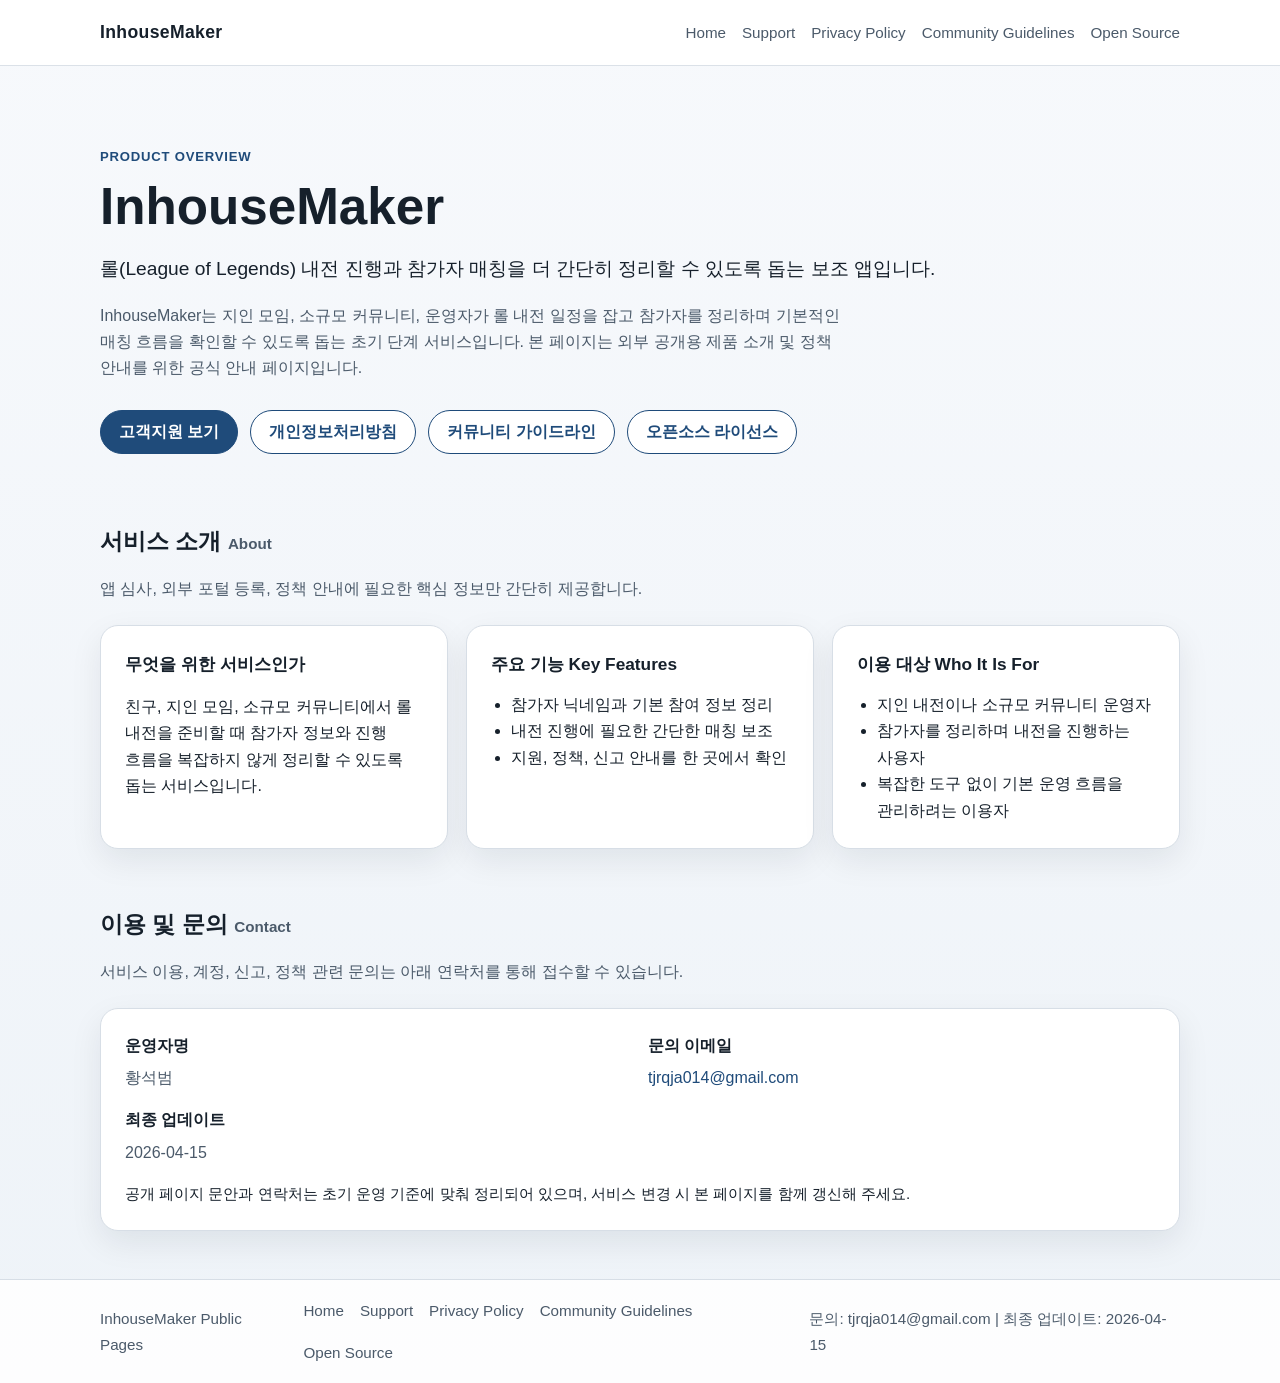
<file: index.html>
<!DOCTYPE html>
<html lang="ko">
<head>
  <meta charset="UTF-8">
  <meta name="viewport" content="width=device-width, initial-scale=1.0">
  <title>InhouseMaker | 앱 소개</title>
  <meta name="description" content="InhouseMaker의 외부 공개용 소개 페이지입니다. 롤 내전 및 매칭 보조 서비스 소개와 지원, 개인정보처리방침, 커뮤니티 가이드라인을 확인할 수 있습니다.">
  <link rel="stylesheet" href="styles.css">
</head>
<body>
  <header class="site-header">
    <div class="container header-inner">
      <a class="brand" href="index.html">InhouseMaker</a>
      <nav class="site-nav" aria-label="주요 메뉴">
        <a href="index.html">Home</a>
        <a href="support.html">Support</a>
        <a href="privacy.html">Privacy Policy</a>
        <a href="community.html">Community Guidelines</a>
        <a href="open-source.html">Open Source</a>
      </nav>
    </div>
  </header>

  <main>
    <section class="hero">
      <div class="container">
        <p class="eyebrow">Product Overview</p>
        <h1>InhouseMaker</h1>
        <p class="lead">롤(League of Legends) 내전 진행과 참가자 매칭을 더 간단히 정리할 수 있도록 돕는 보조 앱입니다.</p>
        <p class="summary">
          InhouseMaker는 지인 모임, 소규모 커뮤니티, 운영자가 롤 내전 일정을 잡고 참가자를 정리하며 기본적인 매칭 흐름을 확인할 수 있도록 돕는 초기 단계 서비스입니다.
          본 페이지는 외부 공개용 제품 소개 및 정책 안내를 위한 공식 안내 페이지입니다.
        </p>
        <div class="button-row">
          <a class="button" href="support.html">고객지원 보기</a>
          <a class="button secondary" href="privacy.html">개인정보처리방침</a>
          <a class="button secondary" href="community.html">커뮤니티 가이드라인</a>
          <a class="button secondary" href="open-source.html">오픈소스 라이선스</a>
        </div>
      </div>
    </section>

    <section class="section">
      <div class="container">
        <div class="section-heading">
          <h2>서비스 소개 <span>About</span></h2>
          <p>앱 심사, 외부 포털 등록, 정책 안내에 필요한 핵심 정보만 간단히 제공합니다.</p>
        </div>
        <div class="card-grid">
          <article class="card">
            <h3>무엇을 위한 서비스인가</h3>
            <p>친구, 지인 모임, 소규모 커뮤니티에서 롤 내전을 준비할 때 참가자 정보와 진행 흐름을 복잡하지 않게 정리할 수 있도록 돕는 서비스입니다.</p>
          </article>
          <article class="card">
            <h3>주요 기능 <span>Key Features</span></h3>
            <ul>
              <li>참가자 닉네임과 기본 참여 정보 정리</li>
              <li>내전 진행에 필요한 간단한 매칭 보조</li>
              <li>지원, 정책, 신고 안내를 한 곳에서 확인</li>
            </ul>
          </article>
          <article class="card">
            <h3>이용 대상 <span>Who It Is For</span></h3>
            <ul>
              <li>지인 내전이나 소규모 커뮤니티 운영자</li>
              <li>참가자를 정리하며 내전을 진행하는 사용자</li>
              <li>복잡한 도구 없이 기본 운영 흐름을 관리하려는 이용자</li>
            </ul>
          </article>
        </div>
      </div>
    </section>

    <section class="section section-muted">
      <div class="container">
        <div class="section-heading">
          <h2>이용 및 문의 <span>Contact</span></h2>
          <p>서비스 이용, 계정, 신고, 정책 관련 문의는 아래 연락처를 통해 접수할 수 있습니다.</p>
        </div>
        <div class="info-panel">
          <dl class="meta-list">
            <div>
              <dt>운영자명</dt>
              <dd>황석범</dd>
            </div>
            <div>
              <dt>문의 이메일</dt>
              <dd><a href="mailto:tjrqja014@gmail.com">tjrqja014@gmail.com</a></dd>
            </div>
            <div>
              <dt>최종 업데이트</dt>
              <dd>2026-04-15</dd>
            </div>
          </dl>
          <p class="note">공개 페이지 문안과 연락처는 초기 운영 기준에 맞춰 정리되어 있으며, 서비스 변경 시 본 페이지를 함께 갱신해 주세요.</p>
        </div>
      </div>
    </section>
  </main>

  <footer class="site-footer">
    <div class="container footer-inner">
      <p>InhouseMaker Public Pages</p>
      <nav aria-label="하단 링크">
        <a href="index.html">Home</a>
        <a href="support.html">Support</a>
        <a href="privacy.html">Privacy Policy</a>
        <a href="community.html">Community Guidelines</a>
        <a href="open-source.html">Open Source</a>
      </nav>
      <p>문의: <a href="mailto:tjrqja014@gmail.com">tjrqja014@gmail.com</a> | 최종 업데이트: 2026-04-15</p>
    </div>
  </footer>
</body>
</html>
</file>
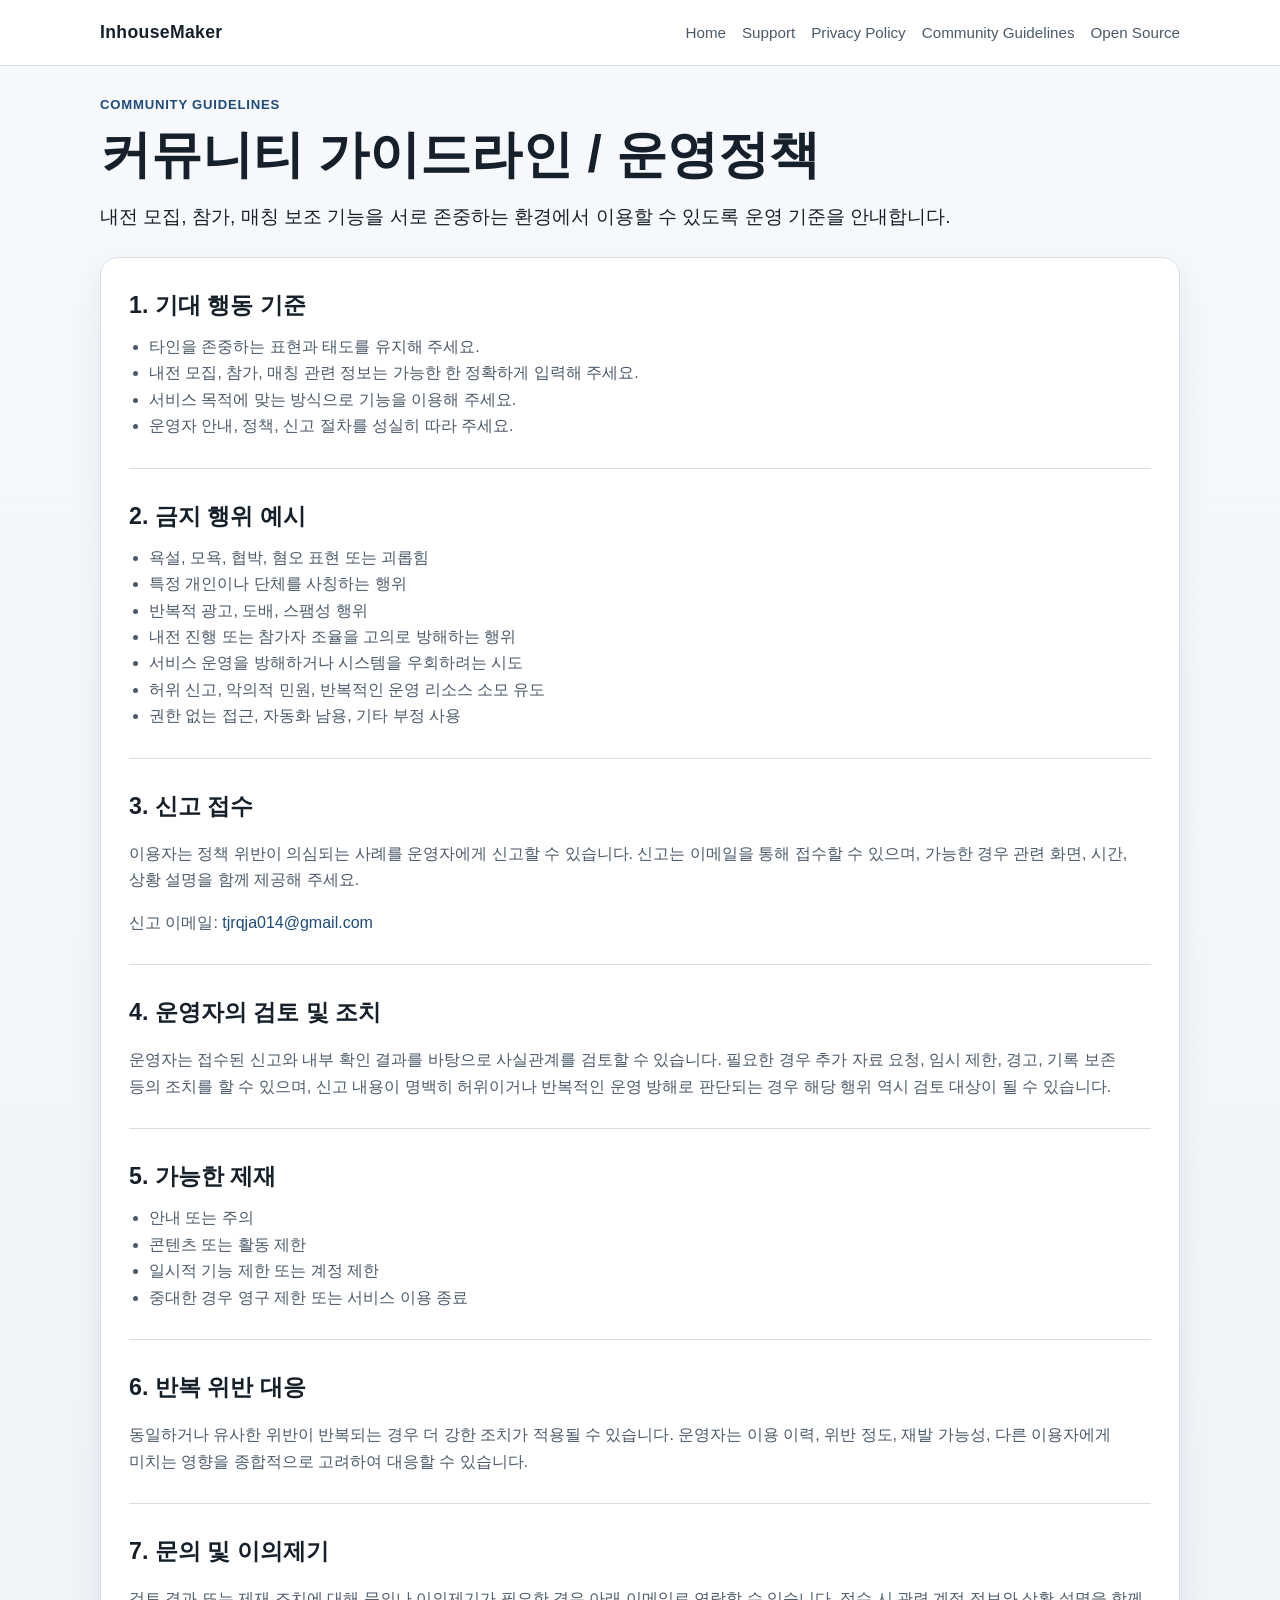
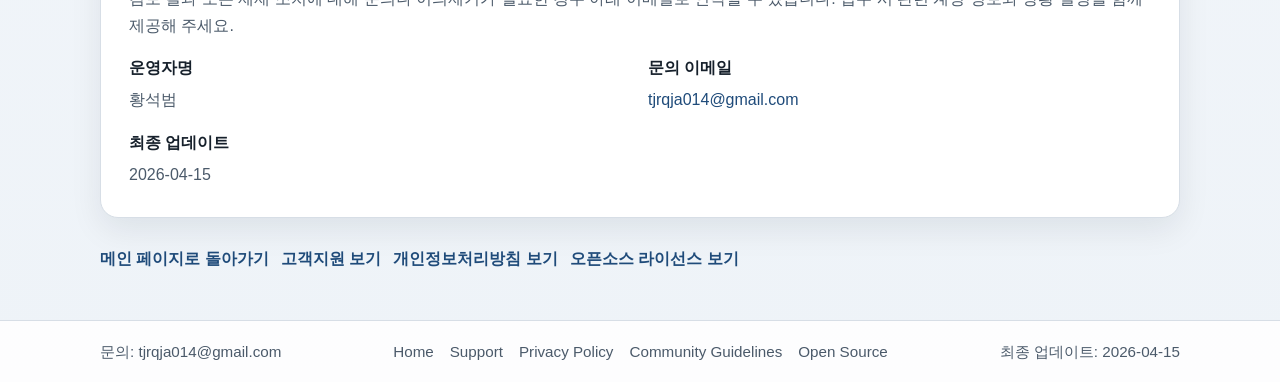
<file: community.html>
<!DOCTYPE html>
<html lang="ko">
<head>
  <meta charset="UTF-8">
  <meta name="viewport" content="width=device-width, initial-scale=1.0">
  <title>InhouseMaker Community Guidelines</title>
  <meta name="description" content="InhouseMaker 커뮤니티 가이드라인 및 운영정책 페이지입니다. 기대 행동, 금지 행위, 신고, 검토 및 제재 기준을 확인할 수 있습니다.">
  <link rel="stylesheet" href="styles.css">
</head>
<body>
  <header class="site-header">
    <div class="container header-inner">
      <a class="brand" href="index.html">InhouseMaker</a>
      <nav class="site-nav" aria-label="주요 메뉴">
        <a href="index.html">Home</a>
        <a href="support.html">Support</a>
        <a href="privacy.html">Privacy Policy</a>
        <a href="community.html">Community Guidelines</a>
        <a href="open-source.html">Open Source</a>
      </nav>
    </div>
  </header>

  <main class="document-page">
    <div class="container">
      <div class="page-heading">
        <p class="eyebrow">Community Guidelines</p>
        <h1>커뮤니티 가이드라인 / 운영정책</h1>
        <p class="lead">내전 모집, 참가, 매칭 보조 기능을 서로 존중하는 환경에서 이용할 수 있도록 운영 기준을 안내합니다.</p>
      </div>

      <article class="document">
        <section>
          <h2>1. 기대 행동 기준</h2>
          <ul>
            <li>타인을 존중하는 표현과 태도를 유지해 주세요.</li>
            <li>내전 모집, 참가, 매칭 관련 정보는 가능한 한 정확하게 입력해 주세요.</li>
            <li>서비스 목적에 맞는 방식으로 기능을 이용해 주세요.</li>
            <li>운영자 안내, 정책, 신고 절차를 성실히 따라 주세요.</li>
          </ul>
        </section>

        <section>
          <h2>2. 금지 행위 예시</h2>
          <ul>
            <li>욕설, 모욕, 협박, 혐오 표현 또는 괴롭힘</li>
            <li>특정 개인이나 단체를 사칭하는 행위</li>
            <li>반복적 광고, 도배, 스팸성 행위</li>
            <li>내전 진행 또는 참가자 조율을 고의로 방해하는 행위</li>
            <li>서비스 운영을 방해하거나 시스템을 우회하려는 시도</li>
            <li>허위 신고, 악의적 민원, 반복적인 운영 리소스 소모 유도</li>
            <li>권한 없는 접근, 자동화 남용, 기타 부정 사용</li>
          </ul>
        </section>

        <section>
          <h2>3. 신고 접수</h2>
          <p>이용자는 정책 위반이 의심되는 사례를 운영자에게 신고할 수 있습니다. 신고는 이메일을 통해 접수할 수 있으며, 가능한 경우 관련 화면, 시간, 상황 설명을 함께 제공해 주세요.</p>
          <p>신고 이메일: <a href="mailto:tjrqja014@gmail.com">tjrqja014@gmail.com</a></p>
        </section>

        <section>
          <h2>4. 운영자의 검토 및 조치</h2>
          <p>운영자는 접수된 신고와 내부 확인 결과를 바탕으로 사실관계를 검토할 수 있습니다. 필요한 경우 추가 자료 요청, 임시 제한, 경고, 기록 보존 등의 조치를 할 수 있으며, 신고 내용이 명백히 허위이거나 반복적인 운영 방해로 판단되는 경우 해당 행위 역시 검토 대상이 될 수 있습니다.</p>
        </section>

        <section>
          <h2>5. 가능한 제재</h2>
          <ul>
            <li>안내 또는 주의</li>
            <li>콘텐츠 또는 활동 제한</li>
            <li>일시적 기능 제한 또는 계정 제한</li>
            <li>중대한 경우 영구 제한 또는 서비스 이용 종료</li>
          </ul>
        </section>

        <section>
          <h2>6. 반복 위반 대응</h2>
          <p>동일하거나 유사한 위반이 반복되는 경우 더 강한 조치가 적용될 수 있습니다. 운영자는 이용 이력, 위반 정도, 재발 가능성, 다른 이용자에게 미치는 영향을 종합적으로 고려하여 대응할 수 있습니다.</p>
        </section>

        <section>
          <h2>7. 문의 및 이의제기</h2>
          <p>검토 결과 또는 제재 조치에 대해 문의나 이의제기가 필요한 경우 아래 이메일로 연락할 수 있습니다. 접수 시 관련 계정 정보와 상황 설명을 함께 제공해 주세요.</p>
          <dl class="meta-list">
            <div>
              <dt>운영자명</dt>
              <dd>황석범</dd>
            </div>
            <div>
              <dt>문의 이메일</dt>
              <dd><a href="mailto:tjrqja014@gmail.com">tjrqja014@gmail.com</a></dd>
            </div>
            <div>
              <dt>최종 업데이트</dt>
              <dd>2026-04-15</dd>
            </div>
          </dl>
        </section>
      </article>

      <div class="link-row">
        <a class="text-link" href="index.html">메인 페이지로 돌아가기</a>
        <a class="text-link" href="support.html">고객지원 보기</a>
        <a class="text-link" href="privacy.html">개인정보처리방침 보기</a>
        <a class="text-link" href="open-source.html">오픈소스 라이선스 보기</a>
      </div>
    </div>
  </main>

  <footer class="site-footer">
    <div class="container footer-inner">
      <p>문의: <a href="mailto:tjrqja014@gmail.com">tjrqja014@gmail.com</a></p>
      <nav aria-label="하단 링크">
        <a href="index.html">Home</a>
        <a href="support.html">Support</a>
        <a href="privacy.html">Privacy Policy</a>
        <a href="community.html">Community Guidelines</a>
        <a href="open-source.html">Open Source</a>
      </nav>
      <p>최종 업데이트: 2026-04-15</p>
    </div>
  </footer>
</body>
</html>
</file>
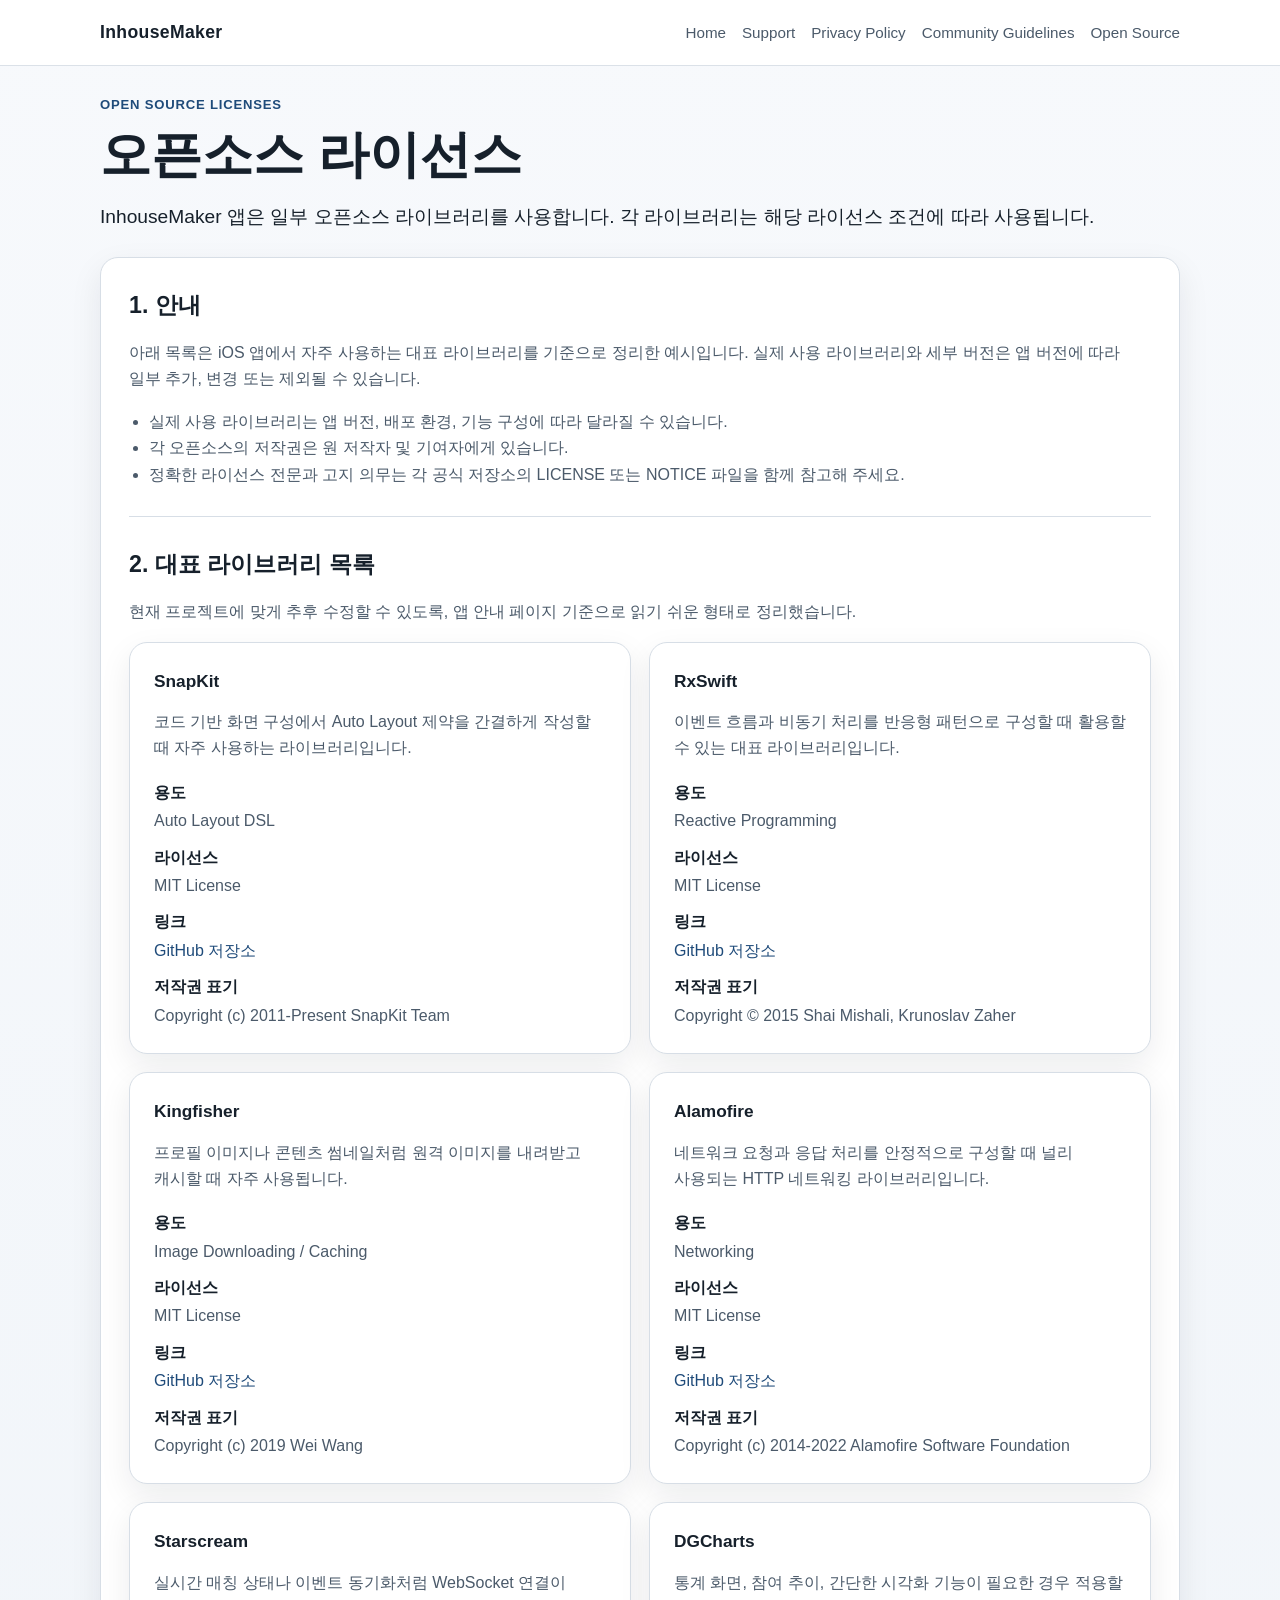
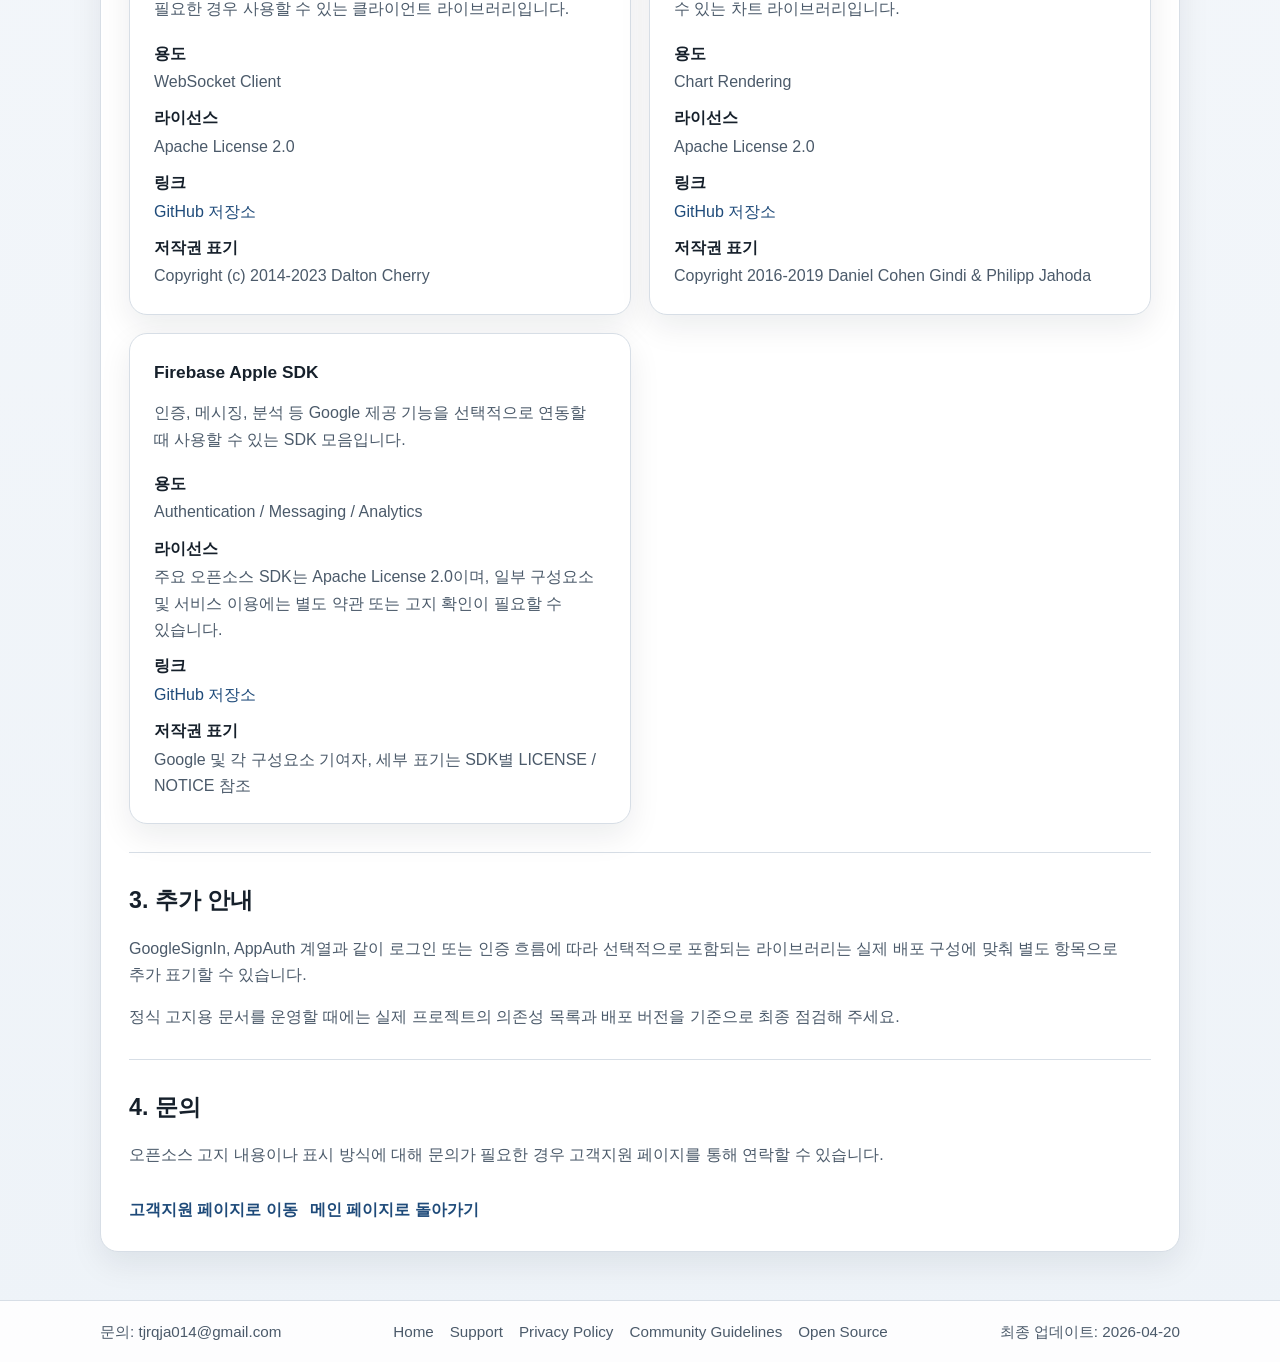
<file: open-source.html>
<!DOCTYPE html>
<html lang="ko">
<head>
  <meta charset="UTF-8">
  <meta name="viewport" content="width=device-width, initial-scale=1.0">
  <title>InhouseMaker | 오픈소스 라이선스</title>
  <meta name="description" content="InhouseMaker 앱에서 사용할 수 있는 대표 오픈소스 라이브러리와 라이선스 안내를 확인할 수 있습니다.">
  <link rel="stylesheet" href="styles.css">
</head>
<body>
  <header class="site-header">
    <div class="container header-inner">
      <a class="brand" href="index.html">InhouseMaker</a>
      <nav class="site-nav" aria-label="주요 메뉴">
        <a href="index.html">Home</a>
        <a href="support.html">Support</a>
        <a href="privacy.html">Privacy Policy</a>
        <a href="community.html">Community Guidelines</a>
        <a href="open-source.html">Open Source</a>
      </nav>
    </div>
  </header>

  <main class="document-page">
    <div class="container">
      <div class="page-heading">
        <p class="eyebrow">Open Source Licenses</p>
        <h1>오픈소스 라이선스</h1>
        <p class="lead">InhouseMaker 앱은 일부 오픈소스 라이브러리를 사용합니다. 각 라이브러리는 해당 라이선스 조건에 따라 사용됩니다.</p>
      </div>

      <article class="document">
        <section>
          <h2>1. 안내</h2>
          <p>아래 목록은 iOS 앱에서 자주 사용하는 대표 라이브러리를 기준으로 정리한 예시입니다. 실제 사용 라이브러리와 세부 버전은 앱 버전에 따라 일부 추가, 변경 또는 제외될 수 있습니다.</p>
          <ul>
            <li>실제 사용 라이브러리는 앱 버전, 배포 환경, 기능 구성에 따라 달라질 수 있습니다.</li>
            <li>각 오픈소스의 저작권은 원 저작자 및 기여자에게 있습니다.</li>
            <li>정확한 라이선스 전문과 고지 의무는 각 공식 저장소의 LICENSE 또는 NOTICE 파일을 함께 참고해 주세요.</li>
          </ul>
        </section>

        <section>
          <h2>2. 대표 라이브러리 목록</h2>
          <p>현재 프로젝트에 맞게 추후 수정할 수 있도록, 앱 안내 페이지 기준으로 읽기 쉬운 형태로 정리했습니다.</p>

          <div class="card-grid library-grid">
            <article class="card library-card">
              <h3>SnapKit</h3>
              <p>코드 기반 화면 구성에서 Auto Layout 제약을 간결하게 작성할 때 자주 사용하는 라이브러리입니다.</p>
              <ul class="detail-list">
                <li><strong>용도</strong><span>Auto Layout DSL</span></li>
                <li><strong>라이선스</strong><span>MIT License</span></li>
                <li><strong>링크</strong><span><a href="https://github.com/SnapKit/SnapKit" target="_blank" rel="noopener noreferrer">GitHub 저장소</a></span></li>
                <li><strong>저작권 표기</strong><span>Copyright (c) 2011-Present SnapKit Team</span></li>
              </ul>
            </article>

            <article class="card library-card">
              <h3>RxSwift</h3>
              <p>이벤트 흐름과 비동기 처리를 반응형 패턴으로 구성할 때 활용할 수 있는 대표 라이브러리입니다.</p>
              <ul class="detail-list">
                <li><strong>용도</strong><span>Reactive Programming</span></li>
                <li><strong>라이선스</strong><span>MIT License</span></li>
                <li><strong>링크</strong><span><a href="https://github.com/ReactiveX/RxSwift" target="_blank" rel="noopener noreferrer">GitHub 저장소</a></span></li>
                <li><strong>저작권 표기</strong><span>Copyright © 2015 Shai Mishali, Krunoslav Zaher</span></li>
              </ul>
            </article>

            <article class="card library-card">
              <h3>Kingfisher</h3>
              <p>프로필 이미지나 콘텐츠 썸네일처럼 원격 이미지를 내려받고 캐시할 때 자주 사용됩니다.</p>
              <ul class="detail-list">
                <li><strong>용도</strong><span>Image Downloading / Caching</span></li>
                <li><strong>라이선스</strong><span>MIT License</span></li>
                <li><strong>링크</strong><span><a href="https://github.com/onevcat/Kingfisher" target="_blank" rel="noopener noreferrer">GitHub 저장소</a></span></li>
                <li><strong>저작권 표기</strong><span>Copyright (c) 2019 Wei Wang</span></li>
              </ul>
            </article>

            <article class="card library-card">
              <h3>Alamofire</h3>
              <p>네트워크 요청과 응답 처리를 안정적으로 구성할 때 널리 사용되는 HTTP 네트워킹 라이브러리입니다.</p>
              <ul class="detail-list">
                <li><strong>용도</strong><span>Networking</span></li>
                <li><strong>라이선스</strong><span>MIT License</span></li>
                <li><strong>링크</strong><span><a href="https://github.com/Alamofire/Alamofire" target="_blank" rel="noopener noreferrer">GitHub 저장소</a></span></li>
                <li><strong>저작권 표기</strong><span>Copyright (c) 2014-2022 Alamofire Software Foundation</span></li>
              </ul>
            </article>

            <article class="card library-card">
              <h3>Starscream</h3>
              <p>실시간 매칭 상태나 이벤트 동기화처럼 WebSocket 연결이 필요한 경우 사용할 수 있는 클라이언트 라이브러리입니다.</p>
              <ul class="detail-list">
                <li><strong>용도</strong><span>WebSocket Client</span></li>
                <li><strong>라이선스</strong><span>Apache License 2.0</span></li>
                <li><strong>링크</strong><span><a href="https://github.com/daltoniam/Starscream" target="_blank" rel="noopener noreferrer">GitHub 저장소</a></span></li>
                <li><strong>저작권 표기</strong><span>Copyright (c) 2014-2023 Dalton Cherry</span></li>
              </ul>
            </article>

            <article class="card library-card">
              <h3>DGCharts</h3>
              <p>통계 화면, 참여 추이, 간단한 시각화 기능이 필요한 경우 적용할 수 있는 차트 라이브러리입니다.</p>
              <ul class="detail-list">
                <li><strong>용도</strong><span>Chart Rendering</span></li>
                <li><strong>라이선스</strong><span>Apache License 2.0</span></li>
                <li><strong>링크</strong><span><a href="https://github.com/ChartsOrg/Charts" target="_blank" rel="noopener noreferrer">GitHub 저장소</a></span></li>
                <li><strong>저작권 표기</strong><span>Copyright 2016-2019 Daniel Cohen Gindi &amp; Philipp Jahoda</span></li>
              </ul>
            </article>

            <article class="card library-card">
              <h3>Firebase Apple SDK</h3>
              <p>인증, 메시징, 분석 등 Google 제공 기능을 선택적으로 연동할 때 사용할 수 있는 SDK 모음입니다.</p>
              <ul class="detail-list">
                <li><strong>용도</strong><span>Authentication / Messaging / Analytics</span></li>
                <li><strong>라이선스</strong><span>주요 오픈소스 SDK는 Apache License 2.0이며, 일부 구성요소 및 서비스 이용에는 별도 약관 또는 고지 확인이 필요할 수 있습니다.</span></li>
                <li><strong>링크</strong><span><a href="https://github.com/firebase/firebase-ios-sdk" target="_blank" rel="noopener noreferrer">GitHub 저장소</a></span></li>
                <li><strong>저작권 표기</strong><span>Google 및 각 구성요소 기여자, 세부 표기는 SDK별 LICENSE / NOTICE 참조</span></li>
              </ul>
            </article>
          </div>
        </section>

        <section>
          <h2>3. 추가 안내</h2>
          <p>GoogleSignIn, AppAuth 계열과 같이 로그인 또는 인증 흐름에 따라 선택적으로 포함되는 라이브러리는 실제 배포 구성에 맞춰 별도 항목으로 추가 표기할 수 있습니다.</p>
          <p>정식 고지용 문서를 운영할 때에는 실제 프로젝트의 의존성 목록과 배포 버전을 기준으로 최종 점검해 주세요.</p>
        </section>

        <section>
          <h2>4. 문의</h2>
          <p>오픈소스 고지 내용이나 표시 방식에 대해 문의가 필요한 경우 고객지원 페이지를 통해 연락할 수 있습니다.</p>
          <div class="link-row">
            <a class="text-link" href="support.html">고객지원 페이지로 이동</a>
            <a class="text-link" href="index.html">메인 페이지로 돌아가기</a>
          </div>
        </section>
      </article>
    </div>
  </main>

  <footer class="site-footer">
    <div class="container footer-inner">
      <p>문의: <a href="mailto:tjrqja014@gmail.com">tjrqja014@gmail.com</a></p>
      <nav aria-label="하단 링크">
        <a href="index.html">Home</a>
        <a href="support.html">Support</a>
        <a href="privacy.html">Privacy Policy</a>
        <a href="community.html">Community Guidelines</a>
        <a href="open-source.html">Open Source</a>
      </nav>
      <p>최종 업데이트: 2026-04-20</p>
    </div>
  </footer>
</body>
</html>
</file>
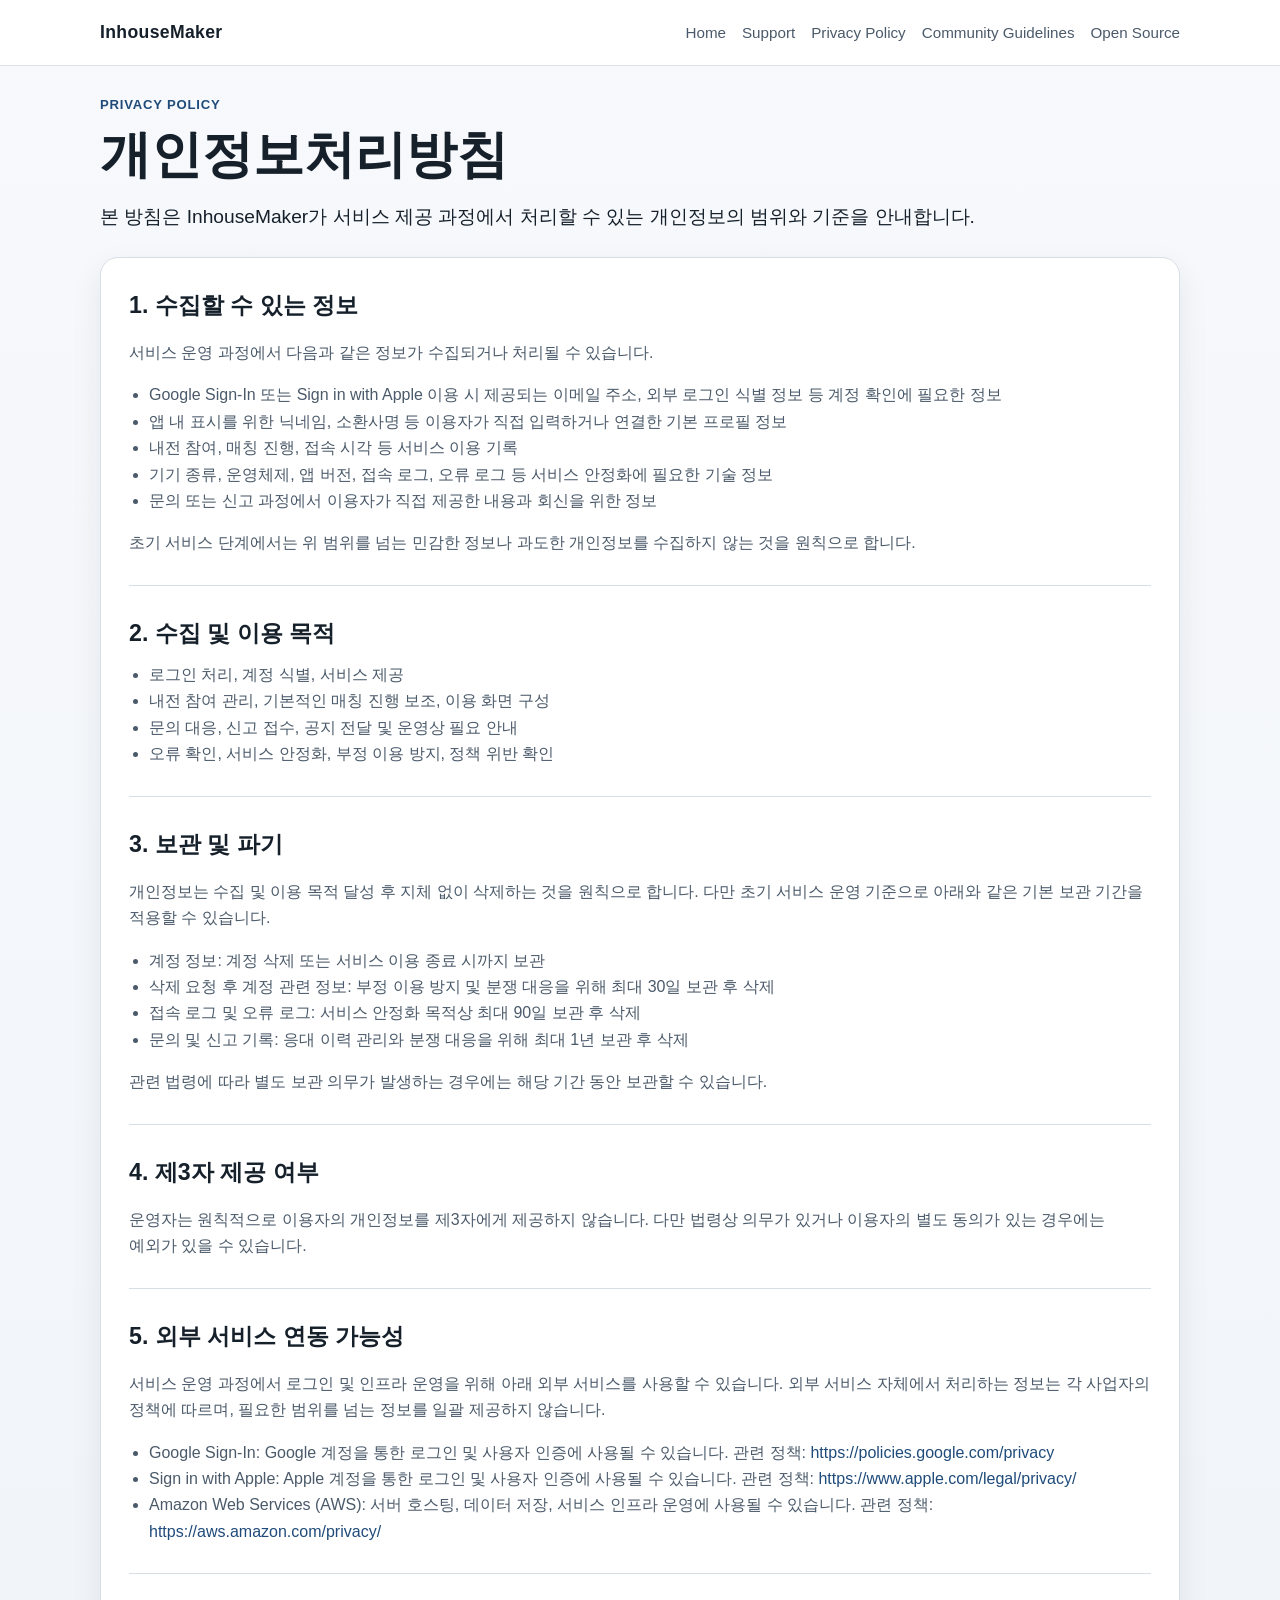
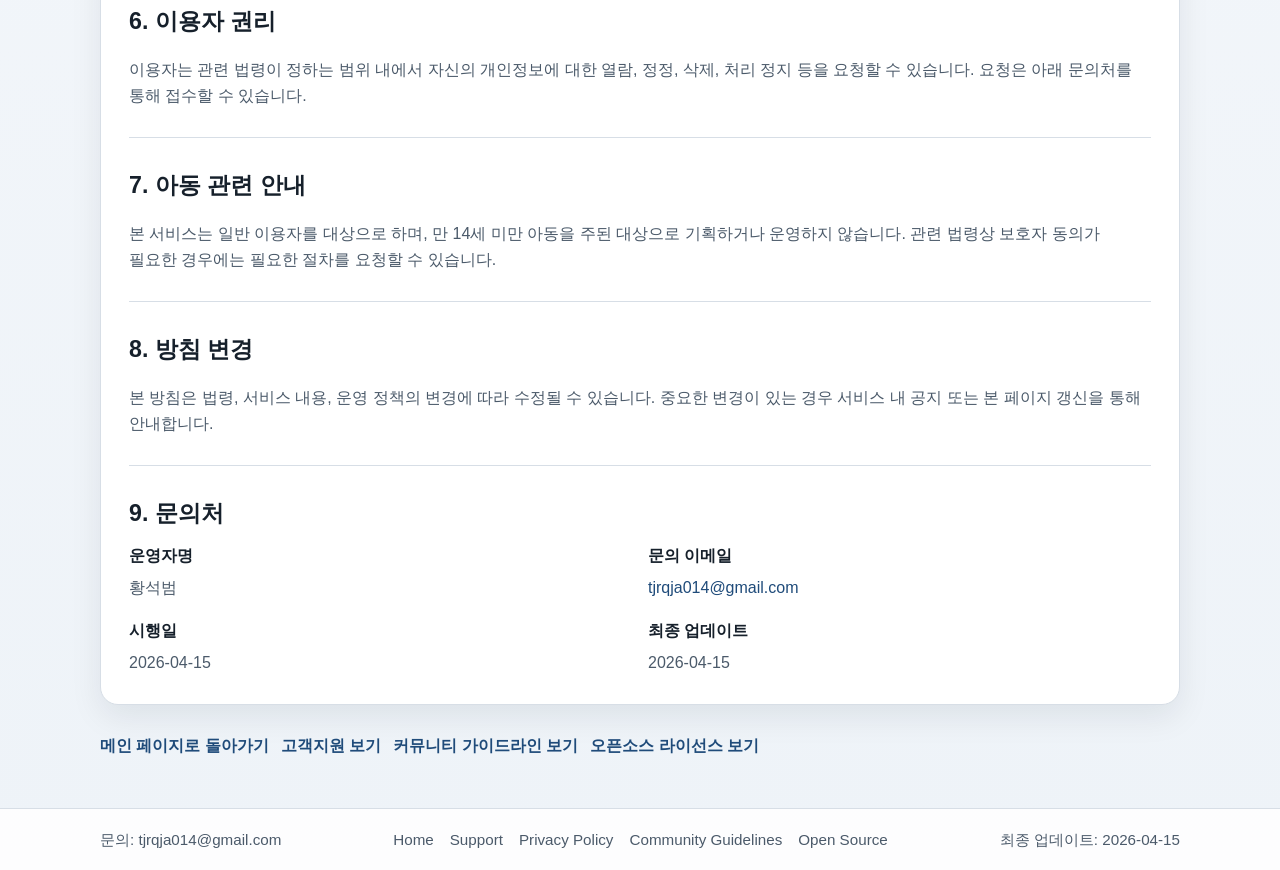
<file: privacy.html>
<!DOCTYPE html>
<html lang="ko">
<head>
  <meta charset="UTF-8">
  <meta name="viewport" content="width=device-width, initial-scale=1.0">
  <title>InhouseMaker Privacy Policy</title>
  <meta name="description" content="InhouseMaker 개인정보처리방침 페이지입니다. 수집 정보, 이용 목적, 보관 기간, 외부 서비스 연동 기준을 안내합니다.">
  <link rel="stylesheet" href="styles.css">
</head>
<body>
  <header class="site-header">
    <div class="container header-inner">
      <a class="brand" href="index.html">InhouseMaker</a>
      <nav class="site-nav" aria-label="주요 메뉴">
        <a href="index.html">Home</a>
        <a href="support.html">Support</a>
        <a href="privacy.html">Privacy Policy</a>
        <a href="community.html">Community Guidelines</a>
        <a href="open-source.html">Open Source</a>
      </nav>
    </div>
  </header>

  <main class="document-page">
    <div class="container">
      <div class="page-heading">
        <p class="eyebrow">Privacy Policy</p>
        <h1>개인정보처리방침</h1>
        <p class="lead">본 방침은 InhouseMaker가 서비스 제공 과정에서 처리할 수 있는 개인정보의 범위와 기준을 안내합니다.</p>
      </div>

      <article class="document">
        <section>
          <h2>1. 수집할 수 있는 정보</h2>
          <p>서비스 운영 과정에서 다음과 같은 정보가 수집되거나 처리될 수 있습니다.</p>
          <ul>
            <li>Google Sign-In 또는 Sign in with Apple 이용 시 제공되는 이메일 주소, 외부 로그인 식별 정보 등 계정 확인에 필요한 정보</li>
            <li>앱 내 표시를 위한 닉네임, 소환사명 등 이용자가 직접 입력하거나 연결한 기본 프로필 정보</li>
            <li>내전 참여, 매칭 진행, 접속 시각 등 서비스 이용 기록</li>
            <li>기기 종류, 운영체제, 앱 버전, 접속 로그, 오류 로그 등 서비스 안정화에 필요한 기술 정보</li>
            <li>문의 또는 신고 과정에서 이용자가 직접 제공한 내용과 회신을 위한 정보</li>
          </ul>
          <p>초기 서비스 단계에서는 위 범위를 넘는 민감한 정보나 과도한 개인정보를 수집하지 않는 것을 원칙으로 합니다.</p>
        </section>

        <section>
          <h2>2. 수집 및 이용 목적</h2>
          <ul>
            <li>로그인 처리, 계정 식별, 서비스 제공</li>
            <li>내전 참여 관리, 기본적인 매칭 진행 보조, 이용 화면 구성</li>
            <li>문의 대응, 신고 접수, 공지 전달 및 운영상 필요 안내</li>
            <li>오류 확인, 서비스 안정화, 부정 이용 방지, 정책 위반 확인</li>
          </ul>
        </section>

        <section>
          <h2>3. 보관 및 파기</h2>
          <p>개인정보는 수집 및 이용 목적 달성 후 지체 없이 삭제하는 것을 원칙으로 합니다. 다만 초기 서비스 운영 기준으로 아래와 같은 기본 보관 기간을 적용할 수 있습니다.</p>
          <ul>
            <li>계정 정보: 계정 삭제 또는 서비스 이용 종료 시까지 보관</li>
            <li>삭제 요청 후 계정 관련 정보: 부정 이용 방지 및 분쟁 대응을 위해 최대 30일 보관 후 삭제</li>
            <li>접속 로그 및 오류 로그: 서비스 안정화 목적상 최대 90일 보관 후 삭제</li>
            <li>문의 및 신고 기록: 응대 이력 관리와 분쟁 대응을 위해 최대 1년 보관 후 삭제</li>
          </ul>
          <p>관련 법령에 따라 별도 보관 의무가 발생하는 경우에는 해당 기간 동안 보관할 수 있습니다.</p>
        </section>

        <section>
          <h2>4. 제3자 제공 여부</h2>
          <p>운영자는 원칙적으로 이용자의 개인정보를 제3자에게 제공하지 않습니다. 다만 법령상 의무가 있거나 이용자의 별도 동의가 있는 경우에는 예외가 있을 수 있습니다.</p>
        </section>

        <section>
          <h2>5. 외부 서비스 연동 가능성</h2>
          <p>서비스 운영 과정에서 로그인 및 인프라 운영을 위해 아래 외부 서비스를 사용할 수 있습니다. 외부 서비스 자체에서 처리하는 정보는 각 사업자의 정책에 따르며, 필요한 범위를 넘는 정보를 일괄 제공하지 않습니다.</p>
          <ul>
            <li>Google Sign-In: Google 계정을 통한 로그인 및 사용자 인증에 사용될 수 있습니다. 관련 정책: <a href="https://policies.google.com/privacy" target="_blank" rel="noopener noreferrer">https://policies.google.com/privacy</a></li>
            <li>Sign in with Apple: Apple 계정을 통한 로그인 및 사용자 인증에 사용될 수 있습니다. 관련 정책: <a href="https://www.apple.com/legal/privacy/" target="_blank" rel="noopener noreferrer">https://www.apple.com/legal/privacy/</a></li>
            <li>Amazon Web Services (AWS): 서버 호스팅, 데이터 저장, 서비스 인프라 운영에 사용될 수 있습니다. 관련 정책: <a href="https://aws.amazon.com/privacy/" target="_blank" rel="noopener noreferrer">https://aws.amazon.com/privacy/</a></li>
          </ul>
        </section>

        <section>
          <h2>6. 이용자 권리</h2>
          <p>이용자는 관련 법령이 정하는 범위 내에서 자신의 개인정보에 대한 열람, 정정, 삭제, 처리 정지 등을 요청할 수 있습니다. 요청은 아래 문의처를 통해 접수할 수 있습니다.</p>
        </section>

        <section>
          <h2>7. 아동 관련 안내</h2>
          <p>본 서비스는 일반 이용자를 대상으로 하며, 만 14세 미만 아동을 주된 대상으로 기획하거나 운영하지 않습니다. 관련 법령상 보호자 동의가 필요한 경우에는 필요한 절차를 요청할 수 있습니다.</p>
        </section>

        <section>
          <h2>8. 방침 변경</h2>
          <p>본 방침은 법령, 서비스 내용, 운영 정책의 변경에 따라 수정될 수 있습니다. 중요한 변경이 있는 경우 서비스 내 공지 또는 본 페이지 갱신을 통해 안내합니다.</p>
        </section>

        <section>
          <h2>9. 문의처</h2>
          <dl class="meta-list">
            <div>
              <dt>운영자명</dt>
              <dd>황석범</dd>
            </div>
            <div>
              <dt>문의 이메일</dt>
              <dd><a href="mailto:tjrqja014@gmail.com">tjrqja014@gmail.com</a></dd>
            </div>
            <div>
              <dt>시행일</dt>
              <dd>2026-04-15</dd>
            </div>
            <div>
              <dt>최종 업데이트</dt>
              <dd>2026-04-15</dd>
            </div>
          </dl>
        </section>
      </article>

      <div class="link-row">
        <a class="text-link" href="index.html">메인 페이지로 돌아가기</a>
        <a class="text-link" href="support.html">고객지원 보기</a>
        <a class="text-link" href="community.html">커뮤니티 가이드라인 보기</a>
        <a class="text-link" href="open-source.html">오픈소스 라이선스 보기</a>
      </div>
    </div>
  </main>

  <footer class="site-footer">
    <div class="container footer-inner">
      <p>문의: <a href="mailto:tjrqja014@gmail.com">tjrqja014@gmail.com</a></p>
      <nav aria-label="하단 링크">
        <a href="index.html">Home</a>
        <a href="support.html">Support</a>
        <a href="privacy.html">Privacy Policy</a>
        <a href="community.html">Community Guidelines</a>
        <a href="open-source.html">Open Source</a>
      </nav>
      <p>최종 업데이트: 2026-04-15</p>
    </div>
  </footer>
</body>
</html>
</file>
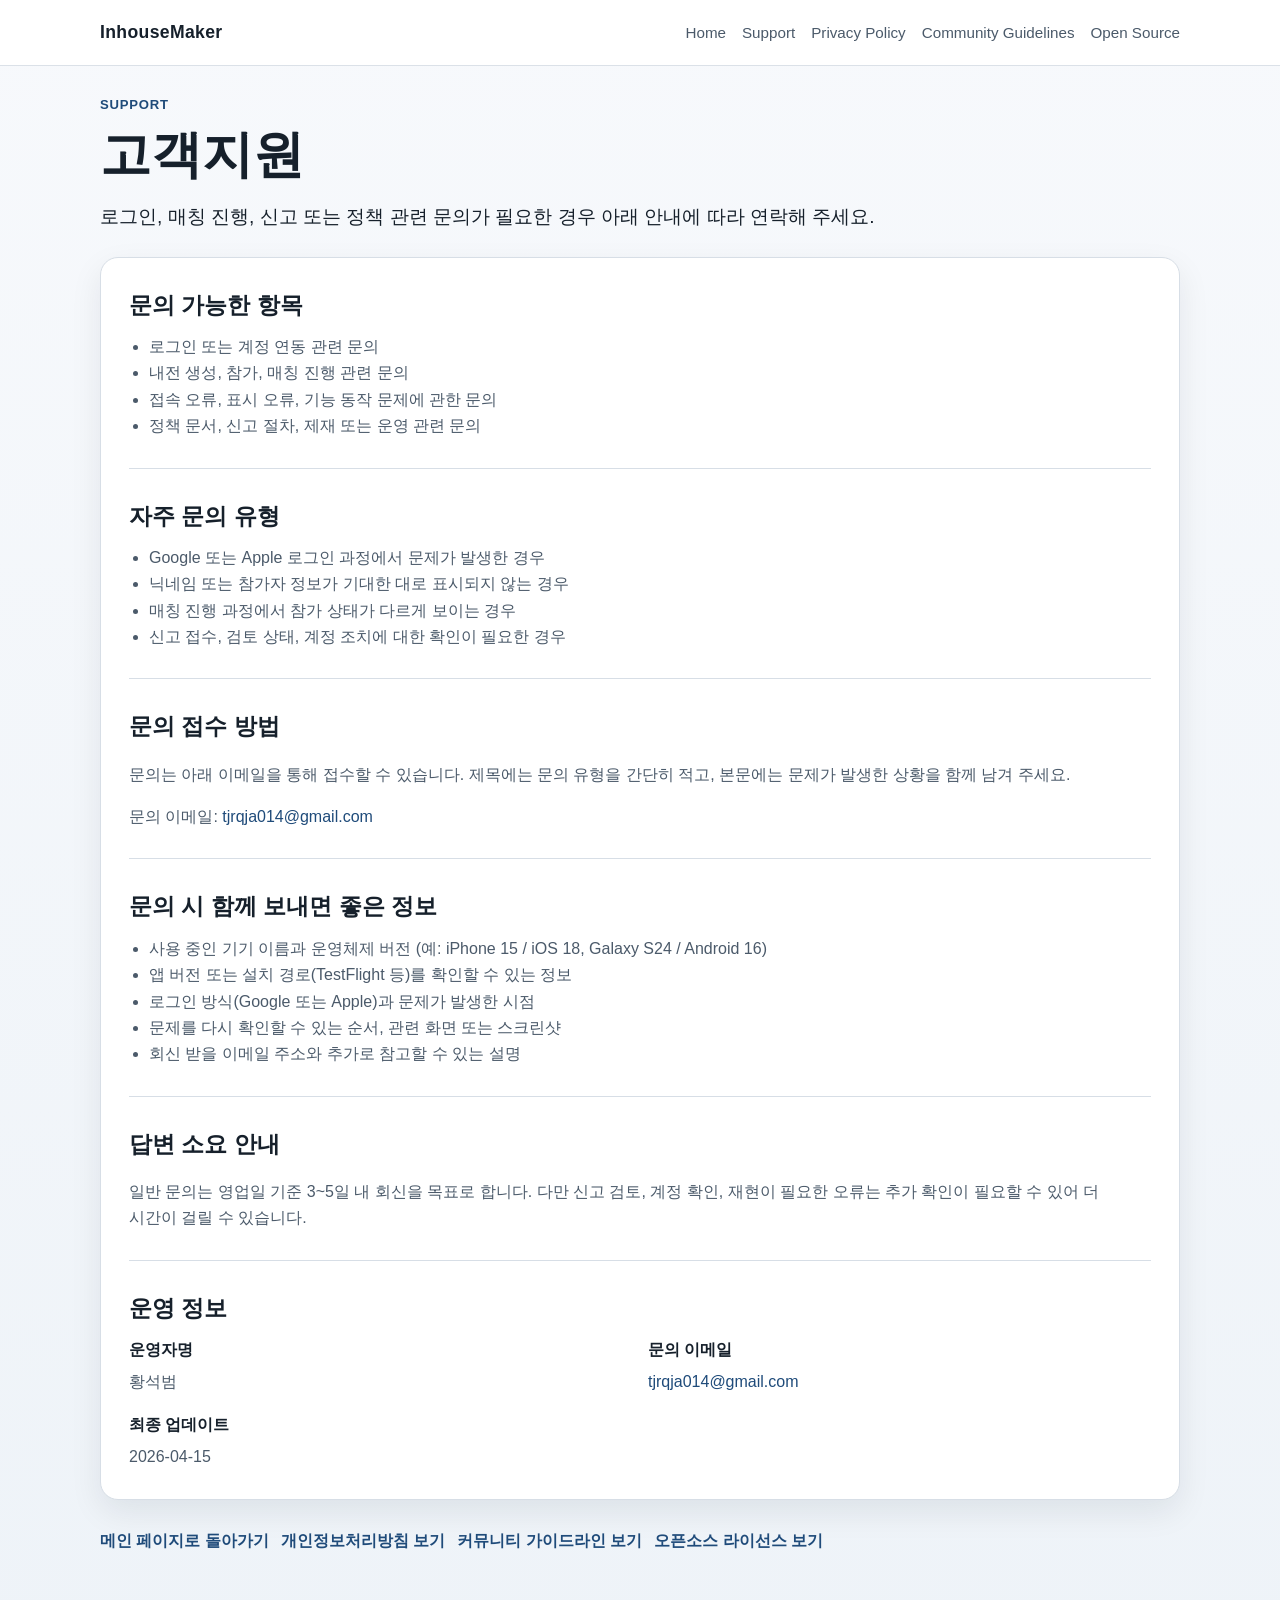
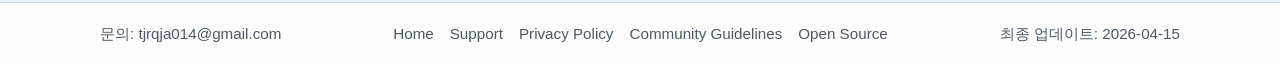
<file: support.html>
<!DOCTYPE html>
<html lang="ko">
<head>
  <meta charset="UTF-8">
  <meta name="viewport" content="width=device-width, initial-scale=1.0">
  <title>InhouseMaker Support</title>
  <meta name="description" content="InhouseMaker 고객지원 페이지입니다. 로그인, 매칭 진행, 신고, 정책 관련 문의 안내를 확인할 수 있습니다.">
  <link rel="stylesheet" href="styles.css">
</head>
<body>
  <header class="site-header">
    <div class="container header-inner">
      <a class="brand" href="index.html">InhouseMaker</a>
      <nav class="site-nav" aria-label="주요 메뉴">
        <a href="index.html">Home</a>
        <a href="support.html">Support</a>
        <a href="privacy.html">Privacy Policy</a>
        <a href="community.html">Community Guidelines</a>
        <a href="open-source.html">Open Source</a>
      </nav>
    </div>
  </header>

  <main class="document-page">
    <div class="container">
      <div class="page-heading">
        <p class="eyebrow">Support</p>
        <h1>고객지원</h1>
        <p class="lead">로그인, 매칭 진행, 신고 또는 정책 관련 문의가 필요한 경우 아래 안내에 따라 연락해 주세요.</p>
      </div>

      <article class="document">
        <section>
          <h2>문의 가능한 항목</h2>
          <ul>
            <li>로그인 또는 계정 연동 관련 문의</li>
            <li>내전 생성, 참가, 매칭 진행 관련 문의</li>
            <li>접속 오류, 표시 오류, 기능 동작 문제에 관한 문의</li>
            <li>정책 문서, 신고 절차, 제재 또는 운영 관련 문의</li>
          </ul>
        </section>

        <section>
          <h2>자주 문의 유형</h2>
          <ul>
            <li>Google 또는 Apple 로그인 과정에서 문제가 발생한 경우</li>
            <li>닉네임 또는 참가자 정보가 기대한 대로 표시되지 않는 경우</li>
            <li>매칭 진행 과정에서 참가 상태가 다르게 보이는 경우</li>
            <li>신고 접수, 검토 상태, 계정 조치에 대한 확인이 필요한 경우</li>
          </ul>
        </section>

        <section>
          <h2>문의 접수 방법</h2>
          <p>문의는 아래 이메일을 통해 접수할 수 있습니다. 제목에는 문의 유형을 간단히 적고, 본문에는 문제가 발생한 상황을 함께 남겨 주세요.</p>
          <p>문의 이메일: <a href="mailto:tjrqja014@gmail.com">tjrqja014@gmail.com</a></p>
        </section>

        <section>
          <h2>문의 시 함께 보내면 좋은 정보</h2>
          <ul>
            <li>사용 중인 기기 이름과 운영체제 버전 (예: iPhone 15 / iOS 18, Galaxy S24 / Android 16)</li>
            <li>앱 버전 또는 설치 경로(TestFlight 등)를 확인할 수 있는 정보</li>
            <li>로그인 방식(Google 또는 Apple)과 문제가 발생한 시점</li>
            <li>문제를 다시 확인할 수 있는 순서, 관련 화면 또는 스크린샷</li>
            <li>회신 받을 이메일 주소와 추가로 참고할 수 있는 설명</li>
          </ul>
        </section>

        <section>
          <h2>답변 소요 안내</h2>
          <p>일반 문의는 영업일 기준 3~5일 내 회신을 목표로 합니다. 다만 신고 검토, 계정 확인, 재현이 필요한 오류는 추가 확인이 필요할 수 있어 더 시간이 걸릴 수 있습니다.</p>
        </section>

        <section>
          <h2>운영 정보</h2>
          <dl class="meta-list">
            <div>
              <dt>운영자명</dt>
              <dd>황석범</dd>
            </div>
            <div>
              <dt>문의 이메일</dt>
              <dd><a href="mailto:tjrqja014@gmail.com">tjrqja014@gmail.com</a></dd>
            </div>
            <div>
              <dt>최종 업데이트</dt>
              <dd>2026-04-15</dd>
            </div>
          </dl>
        </section>
      </article>

      <div class="link-row">
        <a class="text-link" href="index.html">메인 페이지로 돌아가기</a>
        <a class="text-link" href="privacy.html">개인정보처리방침 보기</a>
        <a class="text-link" href="community.html">커뮤니티 가이드라인 보기</a>
        <a class="text-link" href="open-source.html">오픈소스 라이선스 보기</a>
      </div>
    </div>
  </main>

  <footer class="site-footer">
    <div class="container footer-inner">
      <p>문의: <a href="mailto:tjrqja014@gmail.com">tjrqja014@gmail.com</a></p>
      <nav aria-label="하단 링크">
        <a href="index.html">Home</a>
        <a href="support.html">Support</a>
        <a href="privacy.html">Privacy Policy</a>
        <a href="community.html">Community Guidelines</a>
        <a href="open-source.html">Open Source</a>
      </nav>
      <p>최종 업데이트: 2026-04-15</p>
    </div>
  </footer>
</body>
</html>
</file>
<file: styles.css>
:root {
  --background: #f5f7fa;
  --surface: #ffffff;
  --surface-muted: #eef2f6;
  --text: #16202b;
  --text-soft: #4b5a6a;
  --line: #d7dee6;
  --accent: #1f4b7a;
  --accent-soft: #edf4fb;
  --shadow: 0 12px 32px rgba(15, 23, 42, 0.08);
  --radius: 18px;
  --max-width: 1080px;
}

* {
  box-sizing: border-box;
}

html {
  scroll-behavior: smooth;
}

body {
  margin: 0;
  font-family: -apple-system, BlinkMacSystemFont, "Segoe UI", sans-serif;
  line-height: 1.65;
  color: var(--text);
  background: linear-gradient(180deg, #f7f9fc 0%, #eef3f8 100%);
  word-break: keep-all;
}

a {
  color: var(--accent);
  text-decoration: none;
  overflow-wrap: anywhere;
}

a:hover {
  text-decoration: underline;
}

img {
  max-width: 100%;
}

.container {
  width: min(calc(100% - 32px), var(--max-width));
  margin: 0 auto;
}

.site-header {
  position: sticky;
  top: 0;
  z-index: 10;
  background: rgba(255, 255, 255, 0.92);
  backdrop-filter: blur(10px);
  border-bottom: 1px solid rgba(215, 222, 230, 0.9);
}

.header-inner,
.footer-inner {
  display: flex;
  align-items: center;
  justify-content: space-between;
  gap: 16px;
  padding: 18px 0;
}

.brand {
  font-size: 1.1rem;
  font-weight: 700;
  letter-spacing: 0.02em;
  color: var(--text);
}

.site-nav {
  display: flex;
  flex-wrap: wrap;
  gap: 16px;
}

.site-nav a,
.site-footer a {
  color: var(--text-soft);
  font-size: 0.95rem;
}

.site-footer nav {
  display: flex;
  flex-wrap: wrap;
  gap: 16px;
}

.hero {
  padding: 80px 0 40px;
}

.eyebrow {
  margin: 0 0 10px;
  color: var(--accent);
  font-weight: 700;
  letter-spacing: 0.06em;
  text-transform: uppercase;
  font-size: 0.82rem;
}

.hero h1,
.page-heading h1 {
  margin: 0;
  font-size: clamp(2rem, 4vw, 3.4rem);
  line-height: 1.12;
}

.lead {
  margin: 18px 0 0;
  font-size: 1.2rem;
  color: var(--text);
}

.summary {
  max-width: 760px;
  margin: 18px 0 0;
  color: var(--text-soft);
}

.button-row,
.link-row {
  display: flex;
  flex-wrap: wrap;
  gap: 12px;
  margin-top: 28px;
}

.button {
  display: inline-flex;
  align-items: center;
  justify-content: center;
  min-height: 44px;
  padding: 0 18px;
  border-radius: 999px;
  background: var(--accent);
  color: #ffffff;
  font-weight: 600;
  border: 1px solid var(--accent);
}

.button:hover {
  text-decoration: none;
  opacity: 0.92;
}

.button.secondary {
  background: #ffffff;
  color: var(--accent);
}

.section,
.document-page {
  padding: 28px 0 48px;
}

.section-muted {
  padding-top: 8px;
}

.section-heading {
  margin-bottom: 22px;
}

.section-heading h2,
.document h2 {
  margin: 0 0 10px;
  font-size: 1.45rem;
}

.section-heading h2 span {
  color: var(--text-soft);
  font-size: 0.95rem;
  font-weight: 600;
}

.section-heading p,
.document p,
.document li {
  color: var(--text-soft);
}

.card-grid {
  display: grid;
  grid-template-columns: repeat(3, minmax(0, 1fr));
  gap: 18px;
}

.card,
.document,
.info-panel {
  background: var(--surface);
  border: 1px solid var(--line);
  border-radius: var(--radius);
  box-shadow: var(--shadow);
}

.card {
  padding: 24px;
}

.card h3 {
  margin-top: 0;
  margin-bottom: 14px;
  font-size: 1.08rem;
}

.library-grid {
  grid-template-columns: repeat(2, minmax(0, 1fr));
}

.library-card p {
  margin: 0;
}

.detail-list {
  list-style: none;
  margin: 18px 0 0;
  padding: 0;
}

.detail-list li + li {
  margin-top: 10px;
}

.detail-list strong {
  display: block;
  margin-bottom: 2px;
  color: var(--text);
}

.detail-list span {
  color: var(--text-soft);
}

.card ul,
.document ul {
  margin: 0;
  padding-left: 20px;
}

.library-card .detail-list {
  margin-top: 18px;
  padding-left: 0;
}

.info-panel {
  padding: 24px;
}

.note {
  margin-bottom: 0;
  font-size: 0.95rem;
}

.page-heading {
  margin-bottom: 24px;
}

.document {
  padding: 28px;
  overflow-wrap: anywhere;
}

.document section + section {
  margin-top: 28px;
  padding-top: 28px;
  border-top: 1px solid var(--line);
}

.meta-list {
  display: grid;
  grid-template-columns: repeat(2, minmax(0, 1fr));
  gap: 16px;
  margin: 0;
}

.meta-list dt {
  font-weight: 700;
  color: var(--text);
}

.meta-list dd {
  margin: 6px 0 0;
  color: var(--text-soft);
}

.text-link {
  font-weight: 600;
}

.site-footer {
  border-top: 1px solid var(--line);
  background: rgba(255, 255, 255, 0.88);
}

.site-footer p {
  margin: 0;
  color: var(--text-soft);
  font-size: 0.95rem;
}

@media (max-width: 820px) {
  .header-inner,
  .footer-inner,
  .meta-list {
    grid-template-columns: 1fr;
    flex-direction: column;
    align-items: flex-start;
  }

  .card-grid,
  .library-grid,
  .meta-list {
    grid-template-columns: 1fr;
  }

  .hero {
    padding-top: 56px;
  }

  .document,
  .card,
  .info-panel {
    padding: 22px;
  }
}

@media (max-width: 560px) {
  body {
    font-size: 16px;
  }

  .container {
    width: min(calc(100% - 24px), var(--max-width));
  }

  .site-nav {
    gap: 12px;
  }

  .site-nav a,
  .site-footer a,
  .site-footer p {
    font-size: 0.92rem;
  }

  .button,
  .text-link {
    width: 100%;
  }
}
</file>
